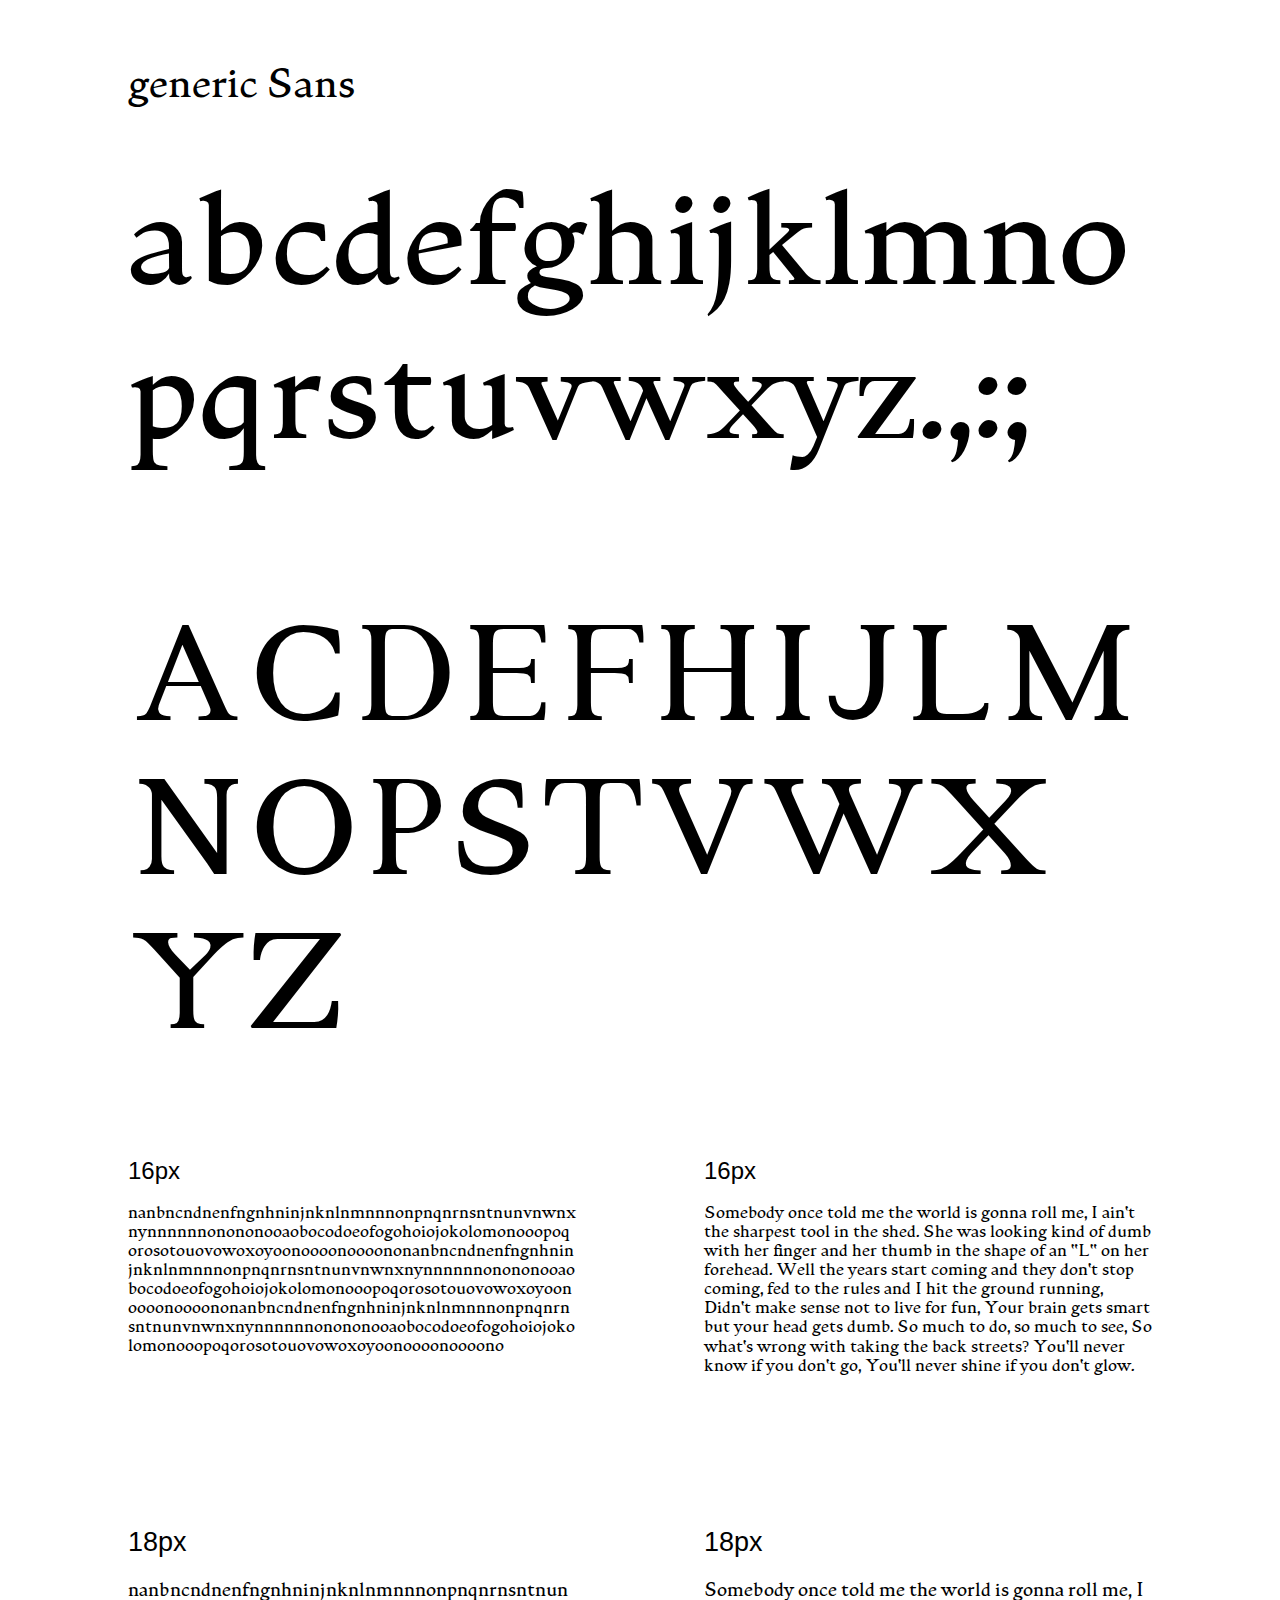
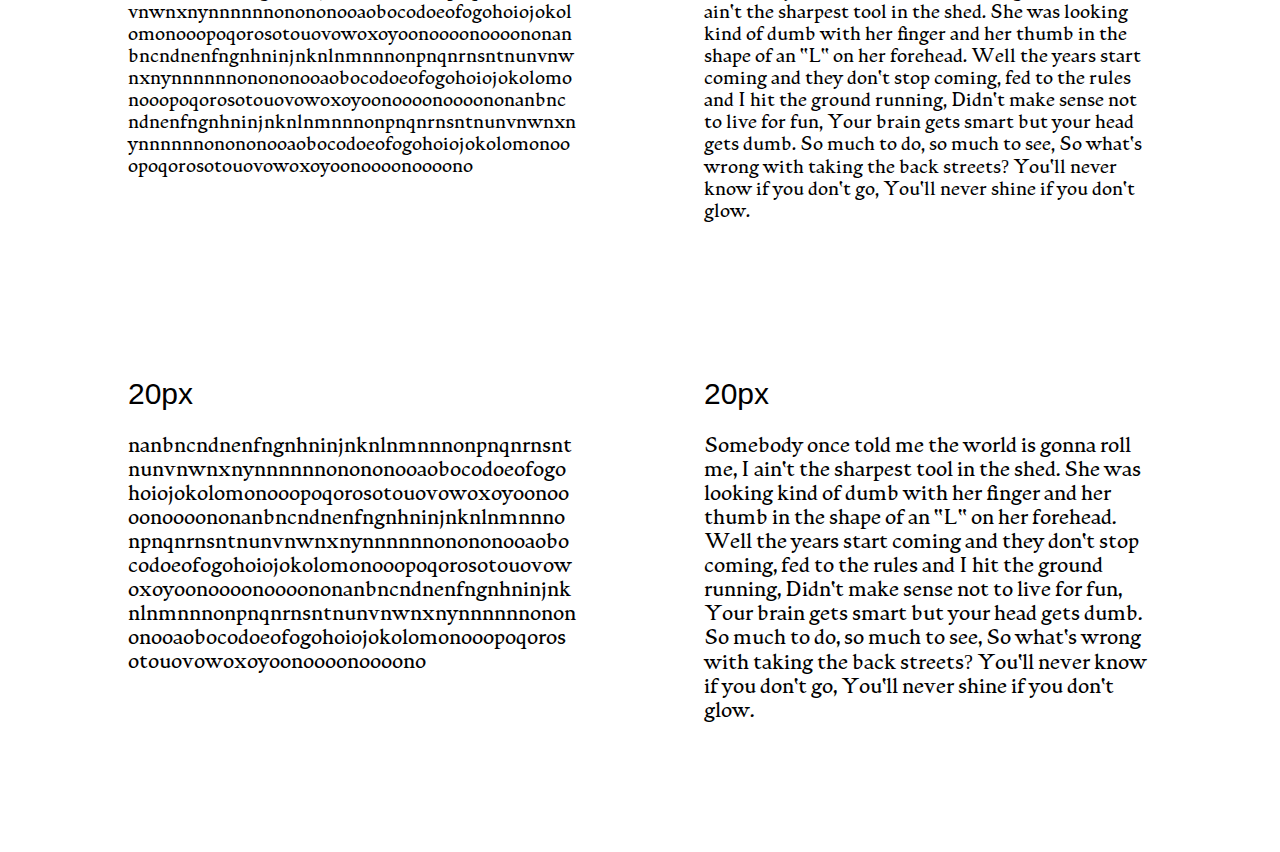
<file: index.html>
<!DOCTYPE html>
<head>
  <script>
  window.onbeforeunload = function () {
  window.scrollTo(0, 0);
}
  </script>
  <link rel="stylesheet" href="style.css">

</head>
<body>
  <div class="type_specimen font_name">generic Sans</div>
  <div class="type_specimen alphabet" contenteditable="true" spellcheck="false">abcdefghijklmnopqrstuvwxyz.,:;</div>
  <div class="type_specimen alphabet" contenteditable="true" spellcheck="false">ACDEFHIJLMNOPSTVWXYZ</div>
  <section>
    <div contenteditable="true" spellcheck="false" class="type_specimen texture sixteen"><h2>16px</h2>[base64]
    </div>
    <div contenteditable="true" spellcheck="false" class="type_specimen paragraph sixteen"><h2>16px</h2>Somebody once told me the world is gonna roll me, I ain't the sharpest tool in the shed. She was looking kind of dumb with her finger and her thumb in the shape of an "L" on her forehead. Well the years start coming and they don't stop coming, fed to the rules and I hit the ground running, Didn't make sense not to live for fun, Your brain gets smart but your head gets dumb. So much to do, so much to see, So what's wrong with taking the back streets? You'll never know if you don't go, You'll never shine if you don't glow.
    </div>
  </section>
  <section>
    <div contenteditable="true" spellcheck="false" class="type_specimen texture twenty-six"><h2>18px</h2>[base64]
    </div>
    <div contenteditable="true" spellcheck="false" class="type_specimen paragraph twenty-six"><h2>18px</h2>Somebody once told me the world is gonna roll me, I ain't the sharpest tool in the shed. She was looking kind of dumb with her finger and her thumb in the shape of an "L" on her forehead. Well the years start coming and they don't stop coming, fed to the rules and I hit the ground running, Didn't make sense not to live for fun, Your brain gets smart but your head gets dumb. So much to do, so much to see, So what's wrong with taking the back streets? You'll never know if you don't go, You'll never shine if you don't glow.
    </div>
  </section>
  <section>
    <div contenteditable="true" spellcheck="false" class="type_specimen texture thirty-six"><h2>20px</h2>[base64]
    </div>
    <div contenteditable="true" spellcheck="false" class="type_specimen paragraph thirty-six"><h2>20px</h2>Somebody once told me the world is gonna roll me, I ain't the sharpest tool in the shed. She was looking kind of dumb with her finger and her thumb in the shape of an "L" on her forehead. Well the years start coming and they don't stop coming, fed to the rules and I hit the ground running, Didn't make sense not to live for fun, Your brain gets smart but your head gets dumb. So much to do, so much to see, So what's wrong with taking the back streets? You'll never know if you don't go, You'll never shine if you don't glow.
    </div>
  </section>


</body>
</html>
</file>
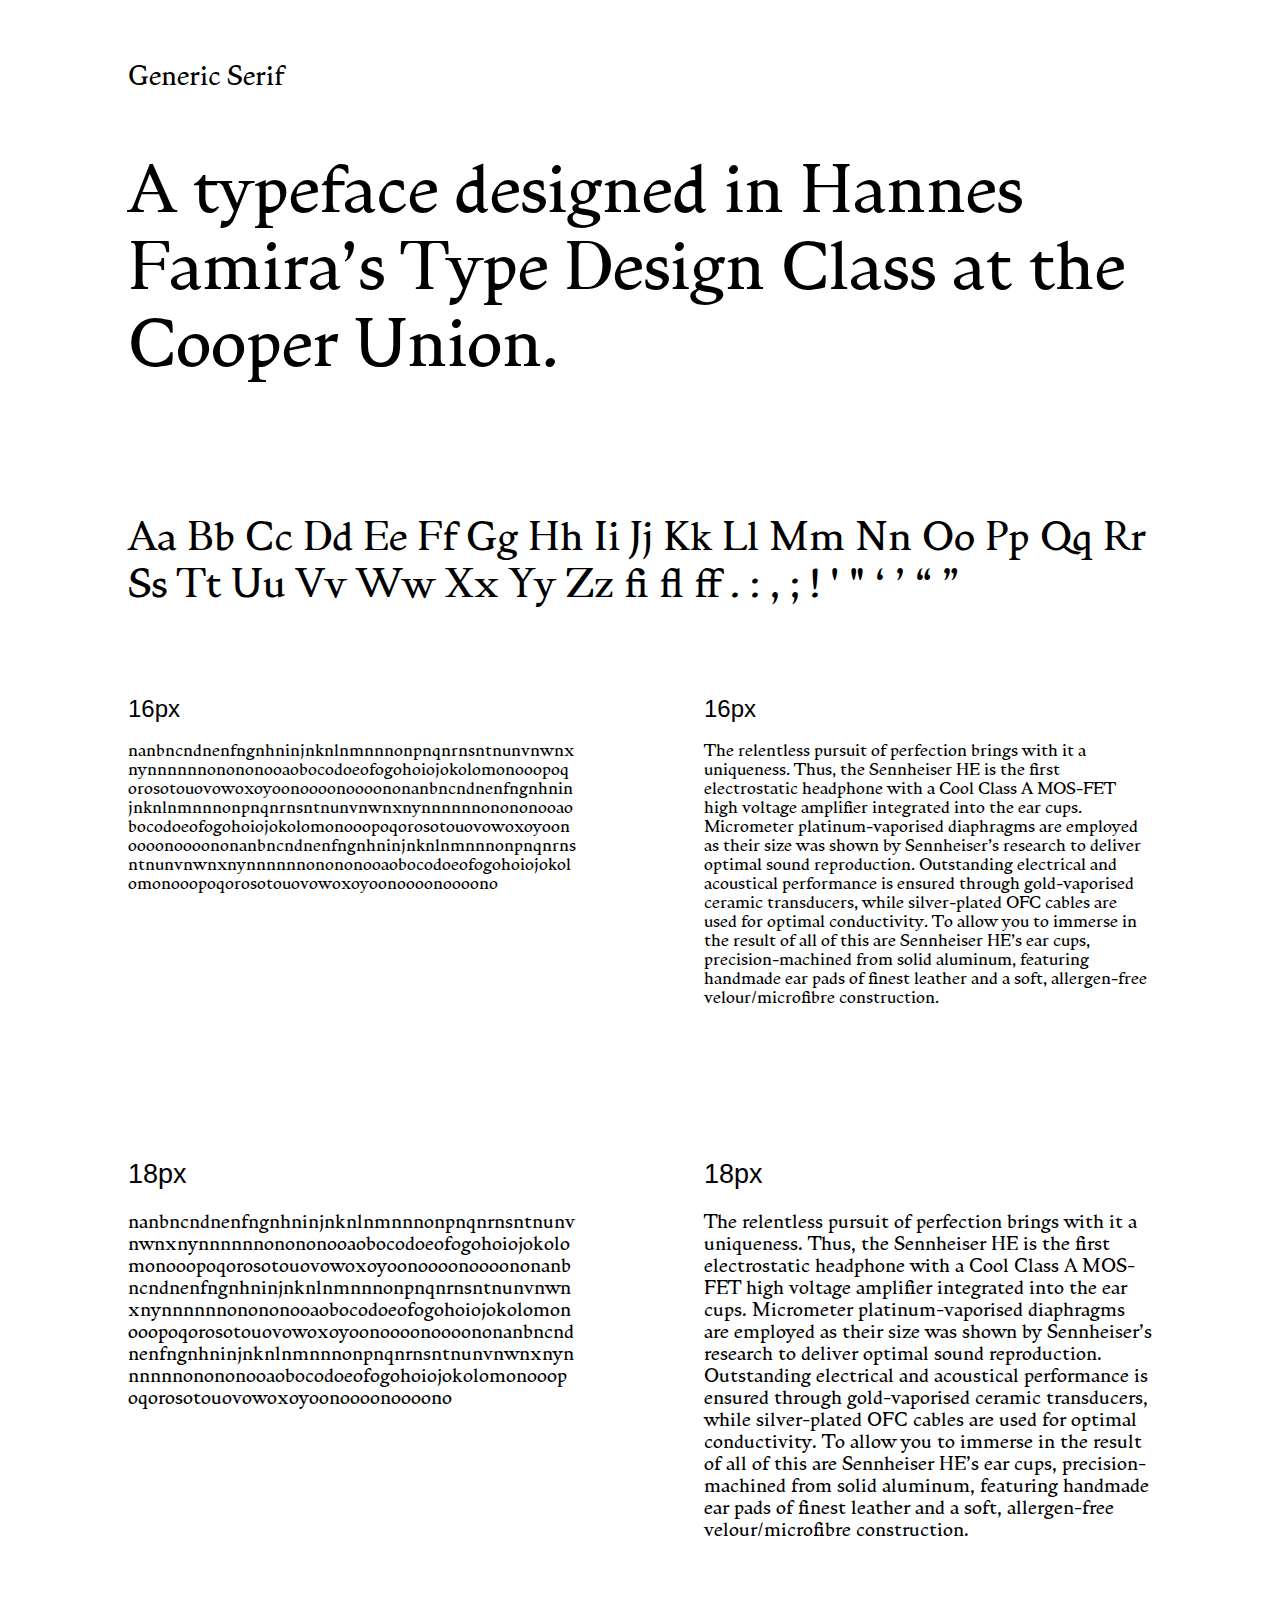
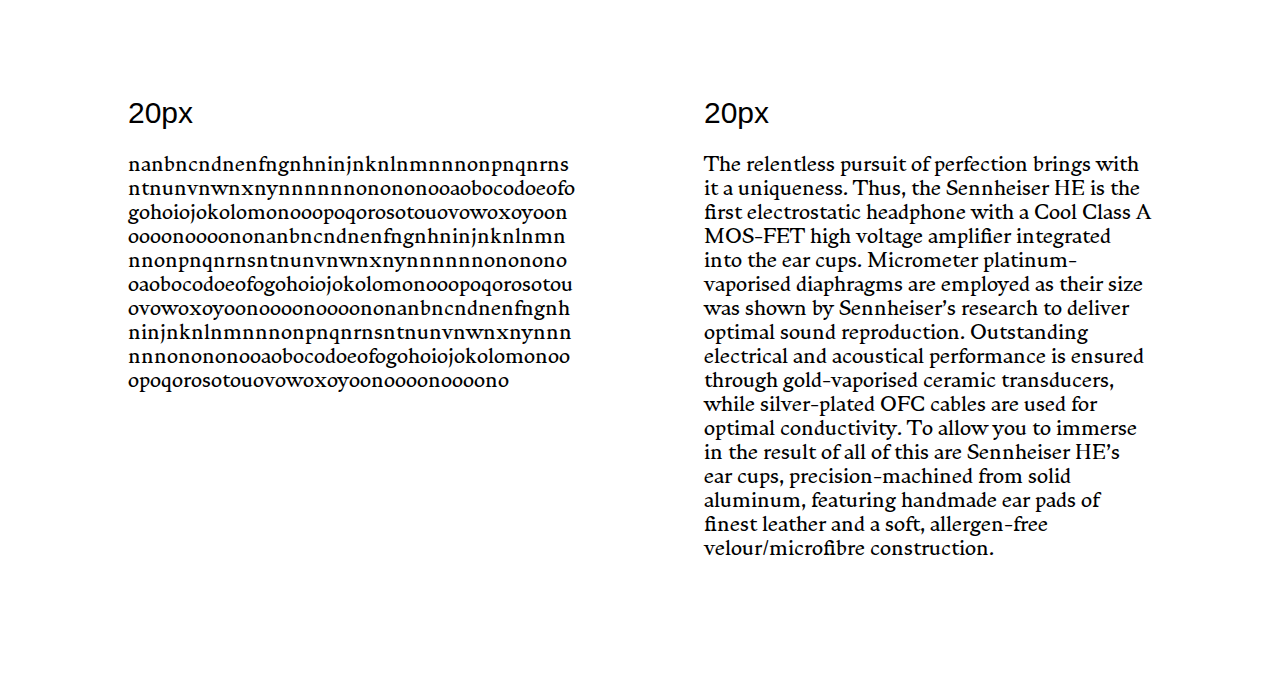
<file: genericSerif/index.html>
<!DOCTYPE html>
<head>
  <script>
  window.onbeforeunload = function () {
  window.scrollTo(0, 0);
}
  </script>
  <link rel="stylesheet" href="style.css">

</head>
<body>
  <div class="type_specimen font_name">Generic Serif</div>
  <div class="type_specimen alphabet" contenteditable="true" spellcheck="false">A typeface designed in Hannes Famira’s Type Design Class at the Cooper Union.</div>
  <div class="type_specimen alphabet" style="font-size:3vw" contenteditable="true" spellcheck="false">Aa Bb Cc Dd Ee Ff Gg Hh Ii Jj Kk Ll Mm Nn Oo Pp Qq Rr Ss Tt Uu Vv Ww Xx Yy Zz fi fl ff . : , ; ! ' " ‘ ’ “ ”</div>
  <section>
    <div contenteditable="true" spellcheck="false" class="type_specimen texture sixteen"><h2>16px</h2>[base64]
    </div>
    <div contenteditable="true" spellcheck="false" class="type_specimen paragraph sixteen"><h2>16px</h2>The relentless pursuit of perfection brings with it a uniqueness. Thus, the Sennheiser HE is the first electrostatic headphone with a Cool Class A MOS-FET high voltage amplifier integrated into the ear cups. Micrometer platinum-vaporised diaphragms are employed as their size was shown by Sennheiser’s research to deliver optimal sound reproduction. Outstanding electrical and acoustical performance is ensured through gold-vaporised ceramic transducers, while silver-plated OFC cables are used for optimal conductivity. To allow you to immerse in the result of all of this are Sennheiser HE’s ear cups, precision-machined from solid aluminum, featuring handmade ear pads of finest leather and a soft, allergen-free velour/microfibre construction.
    </div>
  </section>
  <section>
    <div contenteditable="true" spellcheck="false" class="type_specimen texture twenty-six"><h2>18px</h2>[base64]
    </div>
    <div contenteditable="true" spellcheck="false" class="type_specimen paragraph twenty-six"><h2>18px</h2>The relentless pursuit of perfection brings with it a uniqueness. Thus, the Sennheiser HE is the first electrostatic headphone with a Cool Class A MOS-FET high voltage amplifier integrated into the ear cups. Micrometer platinum-vaporised diaphragms are employed as their size was shown by Sennheiser’s research to deliver optimal sound reproduction. Outstanding electrical and acoustical performance is ensured through gold-vaporised ceramic transducers, while silver-plated OFC cables are used for optimal conductivity. To allow you to immerse in the result of all of this are Sennheiser HE’s ear cups, precision-machined from solid aluminum, featuring handmade ear pads of finest leather and a soft, allergen-free velour/microfibre construction.
    </div>
  </section>
  <section>
    <div contenteditable="true" spellcheck="false" class="type_specimen texture thirty-six"><h2>20px</h2>[base64]
    </div>
    <div contenteditable="true" spellcheck="false" class="type_specimen paragraph thirty-six"><h2>20px</h2>The relentless pursuit of perfection brings with it a uniqueness. Thus, the Sennheiser HE is the first electrostatic headphone with a Cool Class A MOS-FET high voltage amplifier integrated into the ear cups. Micrometer platinum-vaporised diaphragms are employed as their size was shown by Sennheiser’s research to deliver optimal sound reproduction. Outstanding electrical and acoustical performance is ensured through gold-vaporised ceramic transducers, while silver-plated OFC cables are used for optimal conductivity. To allow you to immerse in the result of all of this are Sennheiser HE’s ear cups, precision-machined from solid aluminum, featuring handmade ear pads of finest leather and a soft, allergen-free velour/microfibre construction.
    </div>
  </section>


</body>
</html>
</file>
<file: style.css>
@font-face {
    font-family: 'Generic Serif_Regular';
    src:    url('Generic_Serif-Regular_web.eot');
    src:    url('Generic_Serif-Regular_web.eot?#iefix') format('embedded-opentype'),
            url('Generic_Serif-Regular_web.woff') format('woff'),
            url('Generic_Serif-Regular_web.woff2') format('woff2'),
            url('Generic_Serif-Regular_web.ttf') format('truetype'),
            url('Generic_Serif-Regular_web.svg#svgFontName') format('svg');
    font-weight: normal;
    font-style: normal;
}

html {
  -webkit-tap-highlight-color: transparent;
  font-weight: normal;
  font-smooth: never;
 -webkit-font-smoothing: antialiased;

}




body{

  font-family: -apple-system, BlinkMacSystemFont,
     "Segoe UI", "Roboto", "Oxygen",
     "Ubuntu", "Cantarell", "Fira Sans",
     "Droid Sans", "Helvetica Neue", sans-serif, STXihei, 微软雅黑;
  border: 0;
  margin: 0;
  transition: .5s;
  overflow-x: hidden;
  background-color: white;
  display: flex;
  flex-direction: row;
  flex-wrap: wrap;
  align-items: flex-start;
  justify-content: flex-start;
  text-decoration: none;
}
[contenteditable]:focus {
    outline: none;
}
div{
  width: 80vw;
}
h2{
  font-style: normal;
  font-weight: normal;
  font-family: -apple-system, BlinkMacSystemFont,
     "Segoe UI", "Roboto", "Oxygen",
     "Ubuntu", "Cantarell", "Fira Sans",
     "Droid Sans", "Helvetica Neue", sans-serif, STXihei, 微软雅黑;
}
.type_specimen{
  font-family: 'Generic Serif_Regular';
}
.font_name{
  font-size: 3vw;
  margin-bottom: 0;
  flex-grow: 1;
  margin-left: 10vw;
  margin-top: 5vw;
}
.alphabet{
    font-size: 10vw;
    word-wrap: break-word;
    margin-left: 10vw;
    margin-top: 5vw;
    margin-bottom: 5vw;

}
.texture{
  word-wrap: break-word;
  width: 35vw
}
.paragraph{
  word-wrap: break-word;
  width: 35vw
}
.sixteen{
  font-size: 16px;
}
.twenty-six{
  font-size: 18px;
}
.thirty-six{
  font-size: 20px;
}
section{
  width: 80vw;
  margin-left: 10vw;
  margin-bottom: 10vw;
  display: flex;
  justify-content: space-between;
}
</file>
<file: genericSerif/style.css>
@font-face {
    font-family: 'Generic Serif_Regular';
    src:    url('Generic_Serif-Regular_web.eot');
    src:    url('Generic_Serif-Regular_web.eot?#iefix') format('embedded-opentype'),
            url('Generic_Serif-Regular_web.woff') format('woff'),
            url('Generic_Serif-Regular_web.woff2') format('woff2'),
            url('Generic_Serif-Regular_web.ttf') format('truetype'),
            url('Generic_Serif-Regular_web.svg#svgFontName') format('svg');
    font-weight: normal;
    font-style: normal;
}

html {
  -webkit-tap-highlight-color: transparent;
  font-weight: normal;
  font-smooth: never;
 -webkit-font-smoothing: antialiased;

}




body{

  font-family: -apple-system, BlinkMacSystemFont,
     "Segoe UI", "Roboto", "Oxygen",
     "Ubuntu", "Cantarell", "Fira Sans",
     "Droid Sans", "Helvetica Neue", sans-serif, STXihei, 微软雅黑;
  border: 0;
  margin: 0;
  transition: .5s;
  overflow-x: hidden;
  background-color: white;
  display: flex;
  flex-direction: row;
  flex-wrap: wrap;
  align-items: flex-start;
  justify-content: flex-start;
  text-decoration: none;
}
[contenteditable]:focus {
    outline: none;
}
div{
  width: 80vw;
}
h2{
  font-style: normal;
  font-weight: normal;
  font-family: -apple-system, BlinkMacSystemFont,
     "Segoe UI", "Roboto", "Oxygen",
     "Ubuntu", "Cantarell", "Fira Sans",
     "Droid Sans", "Helvetica Neue", sans-serif, STXihei, 微软雅黑;
}
.type_specimen{
  font-family: 'Generic Serif_Regular';
}
.font_name{
  font-size: 2vw;
  margin-bottom: 0;
  flex-grow: 1;
  margin-left: 10vw;
  margin-top: 5vw;
}
.alphabet{
    font-size: 5vw;
    word-wrap: break-word;
    margin-left: 10vw;
    margin-top: 5vw;
    margin-bottom: 5vw;

}
.texture{
  word-wrap: break-word;
  width: 35vw
}
.paragraph{
  word-wrap: break-word;
  width: 35vw
}
.sixteen{
  font-size: 16px;
}
.twenty-six{
  font-size: 18px;
}
.thirty-six{
  font-size: 20px;
}
section{
  width: 80vw;
  margin-left: 10vw;
  margin-bottom: 10vw;
  display: flex;
  justify-content: space-between;
}
</file>
